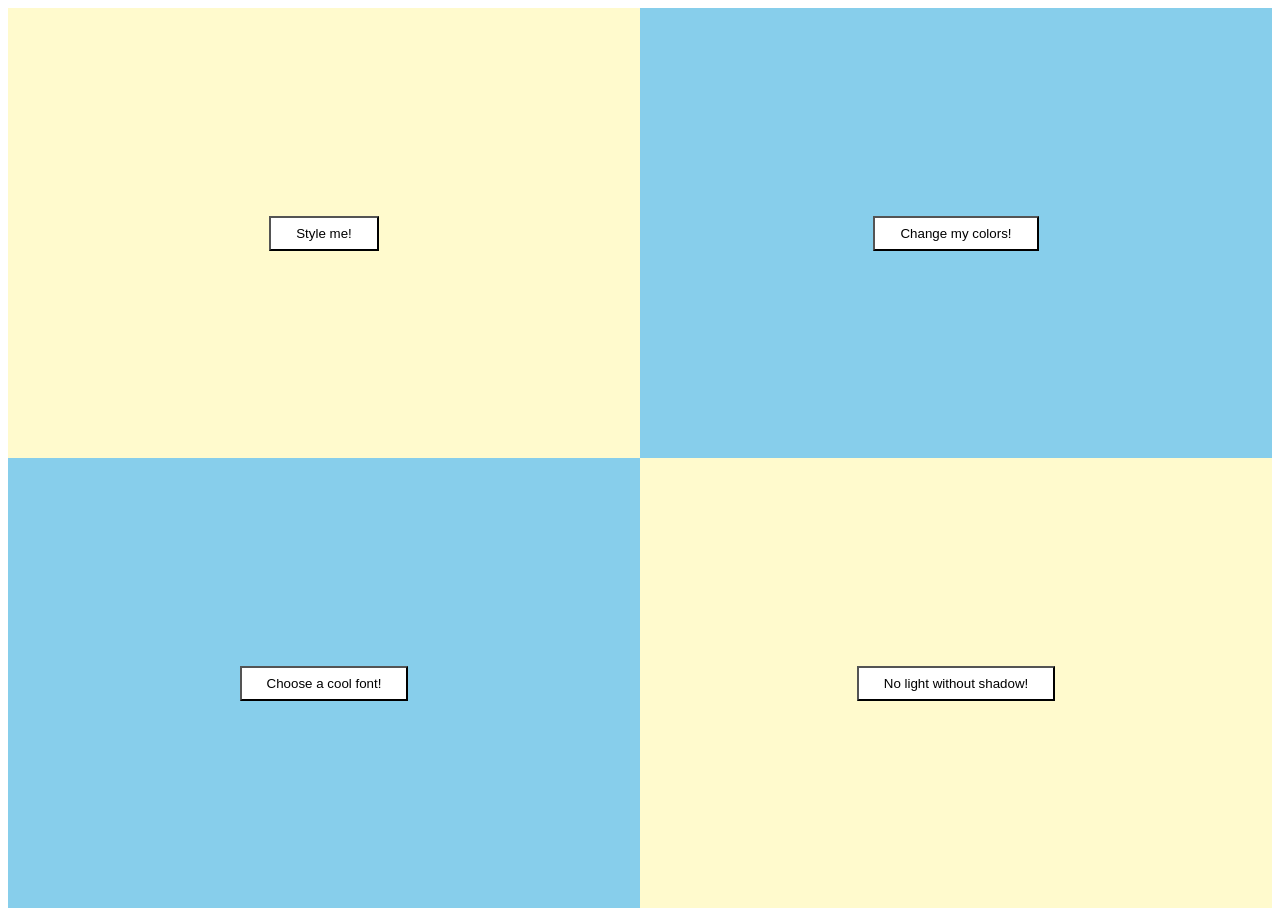
<file: css-basics/css-basics_button-styles/index.html>
<!DOCTYPE html>
<html lang="en">
  <head>
    <meta charset="utf-8" />
    <meta
      name="viewport"
      content="width=device-width, initial-scale=1, shrink-to-fit=no"
    />
    <link rel="icon" href="./public/favicon.ico" type="image/x-icon" />
    <title>CSS Basics: Button Style</title>
    <link rel="stylesheet" href="./css/styles.css" />
  </head>
  <body>
    <!-- Don't worry about the HTML, you don't need to change anything here. -->
    <section><button class="button1">Style me!</button></section>
    <section class="skyblue">
      <button class="button2">Change my colors!</button>
    </section>
    <section class="skyblue">
      <button class="button3">Choose a cool font!</button>
    </section>
    <section><button class="button4">No light without shadow!</button></section>
  </body>
</html>
</file>
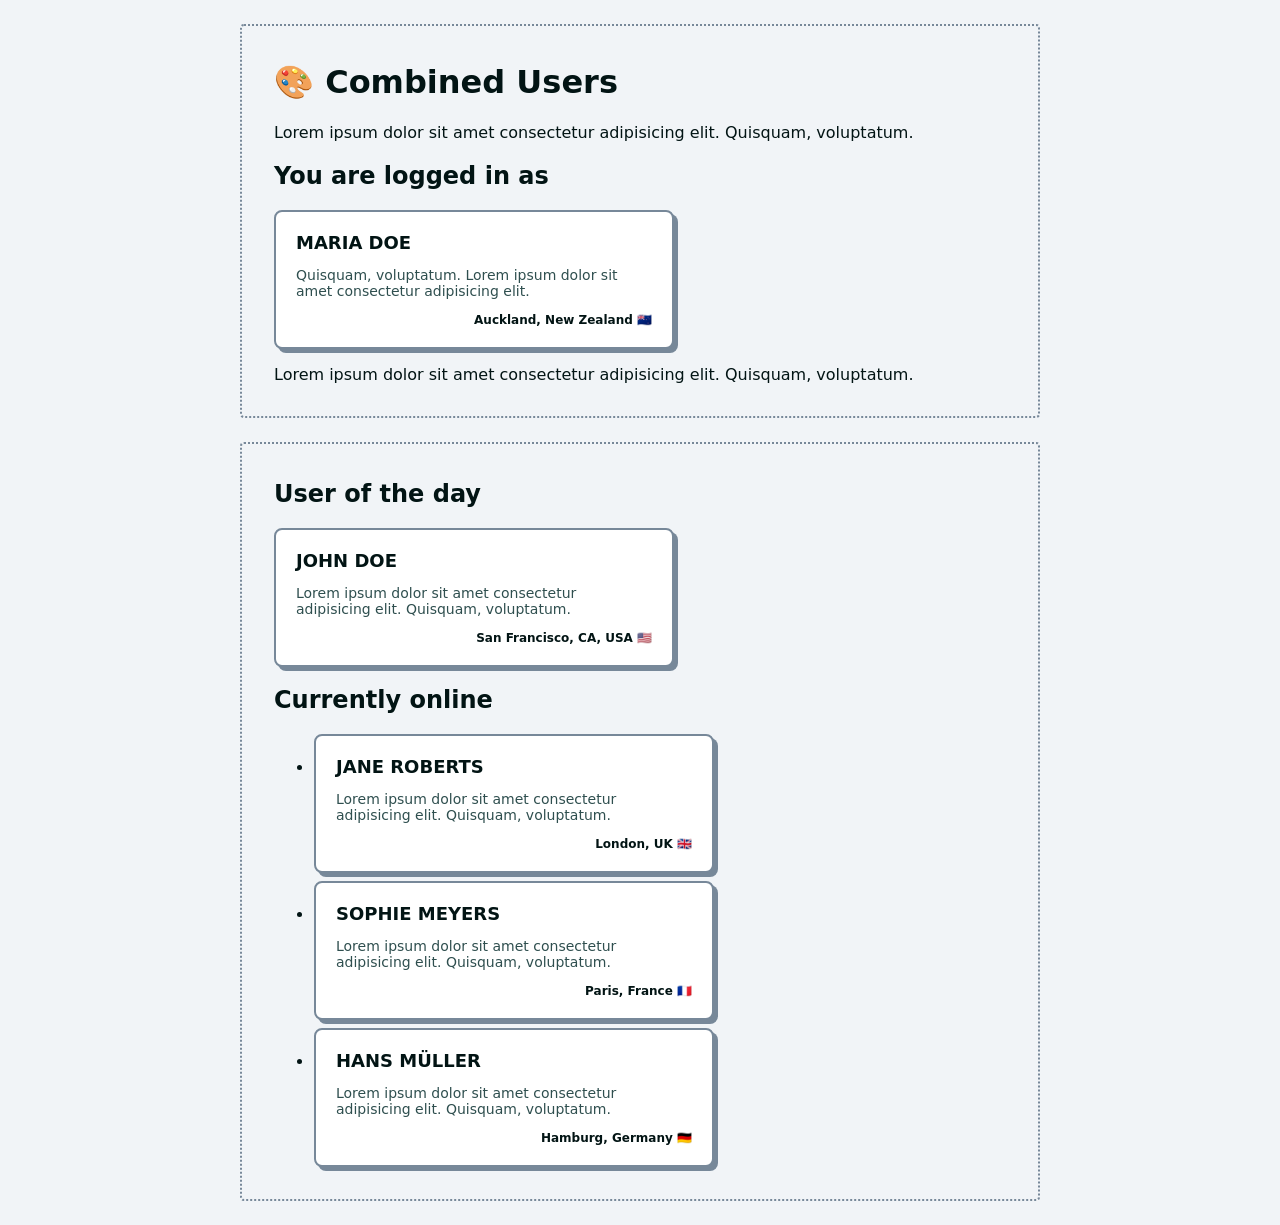
<file: css-basics/css-basics_combined-users/index.html>
<!DOCTYPE html>
<!-- Add class="debug" to the html element to show helper texts. -->
<html lang="en" class="">
  <head>
    <meta charset="utf-8" />
    <meta
      name="viewport"
      content="width=device-width, initial-scale=1, shrink-to-fit=no"
    />
    <link rel="icon" href="./public/favicon.ico" type="image/x-icon" />
    <title>CSS Basics: Combined Users</title>
    <link rel="stylesheet" href="./css/styles.css" />
    <link rel="stylesheet" href="./css/debug.css" />
  </head>
  <body>
    <main>
      <h1>🎨 Combined Users</h1>
      <p>
        Lorem ipsum dolor sit amet consectetur adipisicing elit. Quisquam,
        voluptatum.
      </p>
      <h2>You are logged in as</h2>
      <article class="user">
        <h2 class="name">Maria Doe</h2>
        <p class="bio">
          Quisquam, voluptatum. Lorem ipsum dolor sit amet consectetur
          adipisicing elit.
        </p>
        <p class="location">Auckland, New Zealand 🇳🇿</p>
      </article>
      <p>
        Lorem ipsum dolor sit amet consectetur adipisicing elit. Quisquam,
        voluptatum.
      </p>
    </main>
    <aside>
      <h2>User of the day</h2>
      <article class="user">
        <h2 class="name">John Doe</h2>
        <p class="bio">
          Lorem ipsum dolor sit amet consectetur adipisicing elit. Quisquam,
          voluptatum.
        </p>
        <p class="location">San Francisco, CA, USA 🇺🇸</p>
      </article>
      <h2>Currently online</h2>
      <ul>
        <li>
          <article class="user">
            <h2 class="name">Jane Roberts</h2>
            <p class="bio">
              Lorem ipsum dolor sit amet consectetur adipisicing elit. Quisquam,
              voluptatum.
            </p>
            <p class="location">London, UK 🇬🇧</p>
          </article>
        </li>
        <li>
          <article class="user">
            <h2 class="name">Sophie Meyers</h2>
            <p class="bio">
              Lorem ipsum dolor sit amet consectetur adipisicing elit. Quisquam,
              voluptatum.
            </p>
            <p class="location">Paris, France 🇫🇷</p>
          </article>
        </li>
        <li>
          <article class="user">
            <h2 class="name">Hans Müller</h2>
            <p class="bio">
              Lorem ipsum dolor sit amet consectetur adipisicing elit. Quisquam,
              voluptatum.
            </p>
            <p class="location">Hamburg, Germany 🇩🇪</p>
          </article>
        </li>
      </ul>
    </aside>
  </body>
</html>
</file>
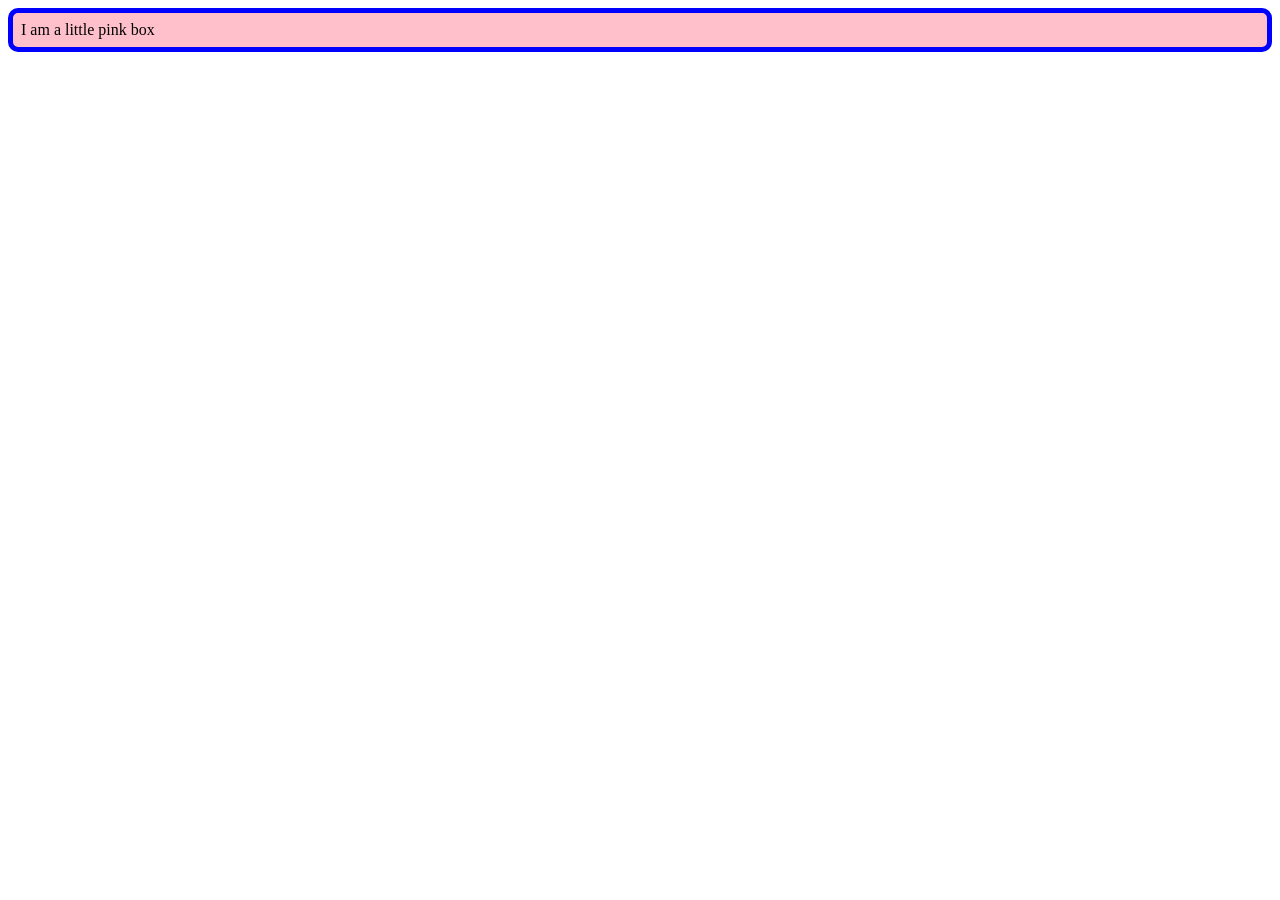
<file: css-basics/css-basics_pink-box/index.html>
<!doctype html>
<html lang="en">
  <head>
    <meta charset="utf-8" />
    <meta
      name="viewport"
      content="width=device-width, initial-scale=1, shrink-to-fit=no"
    />
    <link rel="icon" href="./public/favicon.png" type="image/png" />
    <title>CSS Basics: Pink Box</title>
    <link rel="stylesheet" href="./css/styles.css" />
  </head>
  <body>
    <div class="pinkbox">I am a little pink box</div>
  </body>
</html>
</file>
<file: css-basics/css-basics_button-styles/css/styles.css>
/* Please scroll down to the start of your exercise! */

* {
  box-sizing: border-box;
}

body {
  display: grid;
  grid-template-columns: 1fr 1fr;
  height: 100vh;
}

section {
  background-color: lemonchiffon;
  display: grid;
  place-items: center;
}

.skyblue {
  background-color: skyblue;
}

button {
  background-color: white;
  padding: 8px 25px;
}

/* Your exercise starts here. */

/* Add your CSS styles below this line. Feel free to replace the comments with your code. 
Make sure not to put your code into the comments, because then nothing will happen. */

.button1 {
  /* Style me! Change my border, set a border radius or try out other styles. :) */
}

.button2 {
  /* Style me! Change my color or background-color, or both! You can experiment with different color formats here, like HEX, RGB, etc. */
}

.button3 {
  /* Style me! You can test out changing the font, font size, ...*/
}

.button4 {
  /* Style me! Can you add a shadow to this button? Try playing around with shadow properties - you can even change the shadow color, size, and more. */
}

/* Feel free to play around with other properties, too. */
</file>
<file: css-basics/css-basics_combined-users/css/styles.css>
/*
  Scroll down to the bottom of the file
  to see the instructions for this exercise.
   ⬇
*/

*,
*::before,
*::after {
  box-sizing: border-box;
}

body {
  font-family: system-ui;
  background-color: #f1f4f7;
  padding: 0 48px;
  color: #021414;
}

main,
aside {
  max-width: 800px;
  margin: 24px auto;
  padding: 16px 32px;
  border: 2px dotted lightslategray;
  border-radius: 4px;
  position: relative;
}

ul {
  width: max-content;
}

li {
  margin: 8px 0;
}

.user {
  position: relative;
  border: 2px solid lightslategray;
  border-radius: 8px;
  box-shadow: 4px 4px 0 lightslategray;
  padding: 20px;
  max-width: 400px;
  margin: 0;
  background-color: white;
}

.name {
  font-size: 18px;
  text-transform: uppercase;
  margin: 0;
}

.bio {
  font-size: 14px;
  color: darkslategray;
}

.location {
  font-size: 12px;
  font-weight: 600;
  text-align: end;
  margin: 0;
}

/*
  Part 1

  Make .user elements inside the aside smaller:
    - reduce the max-width to 250px
    - reduce the padding to 12px
    - reduce the border-radius to 4px
    - reduce the font-size of the .name to 16px
    - reduce the font-size of the .bio to 12px
    - set the margin of the .bio to "6px 0"
    - reduce the font-size of the .location to 10px
  

  Make sure to not change the styles of the .user element anywhere else.
  
  To facilitate layout debugging, apply the 'debug' class to the <html> element. 
  This triggers visual helper styles from 'debug.css' that outline structural elements
  like <body>, <main>, <aside>, <ul>, and .user with labeled overlays for easy identification.
*/

/*
  Part 2

  For all .user elements inside an unordered list:
    - hide the .bio
    - align the .location to the left and set it's color to darkslategray

  Make sure to not change the styles of the .user element anywhere else.

  💡 You can use the display property to hide elements.
*/
</file>
<file: css-basics/css-basics_combined-users/css/debug.css>
/*
  ⚠️ This file is for debugging purposes only.
  You do not have to understand or edit the code in this file. 🥳
*/

.debug :is(body, main, aside, ul, .user)::before {
  content: var(--debug-content);
  position: absolute;
  top: 2px;
  left: 2px;
  padding: 4px;
  background-color: #ff4a11;
  border-radius: 4px;
  font-size: 8px;
  color: white;
}

.debug :is(body, main, aside, ul, .user) {
  position: relative;
}

body {
  --debug-content: "body";
}

main {
  --debug-content: "main";
}

aside {
  --debug-content: "aside";
}

ul {
  --debug-content: "ul";
}

.user {
  --debug-content: ".user";
}
</file>
<file: css-basics/css-basics_pink-box/css/styles.css>
*,
*::before,
*::after {
  box-sizing: border-box;
}

body {
  font-family: system-ui;
  border-color: black;
}

.pinkbox {
  background-color: pink;
  border: 5px solid;
  border-radius: 10px;
  border-color: blue;
}

/* Put a selector here to select div elements (see index.html). */
div {
  font-family: Georgia, "Times New Roman", Times, serif;
  padding: 8px;

  /* Set the height and the width of the box to 150px. */

  /* Make the background color "hotpink". */

  /* Make the text color "white". */

  /* Can you give the box round edges with a radius of 8px? */

  /* ✨ Feel free to experiment! */
}
</file>
